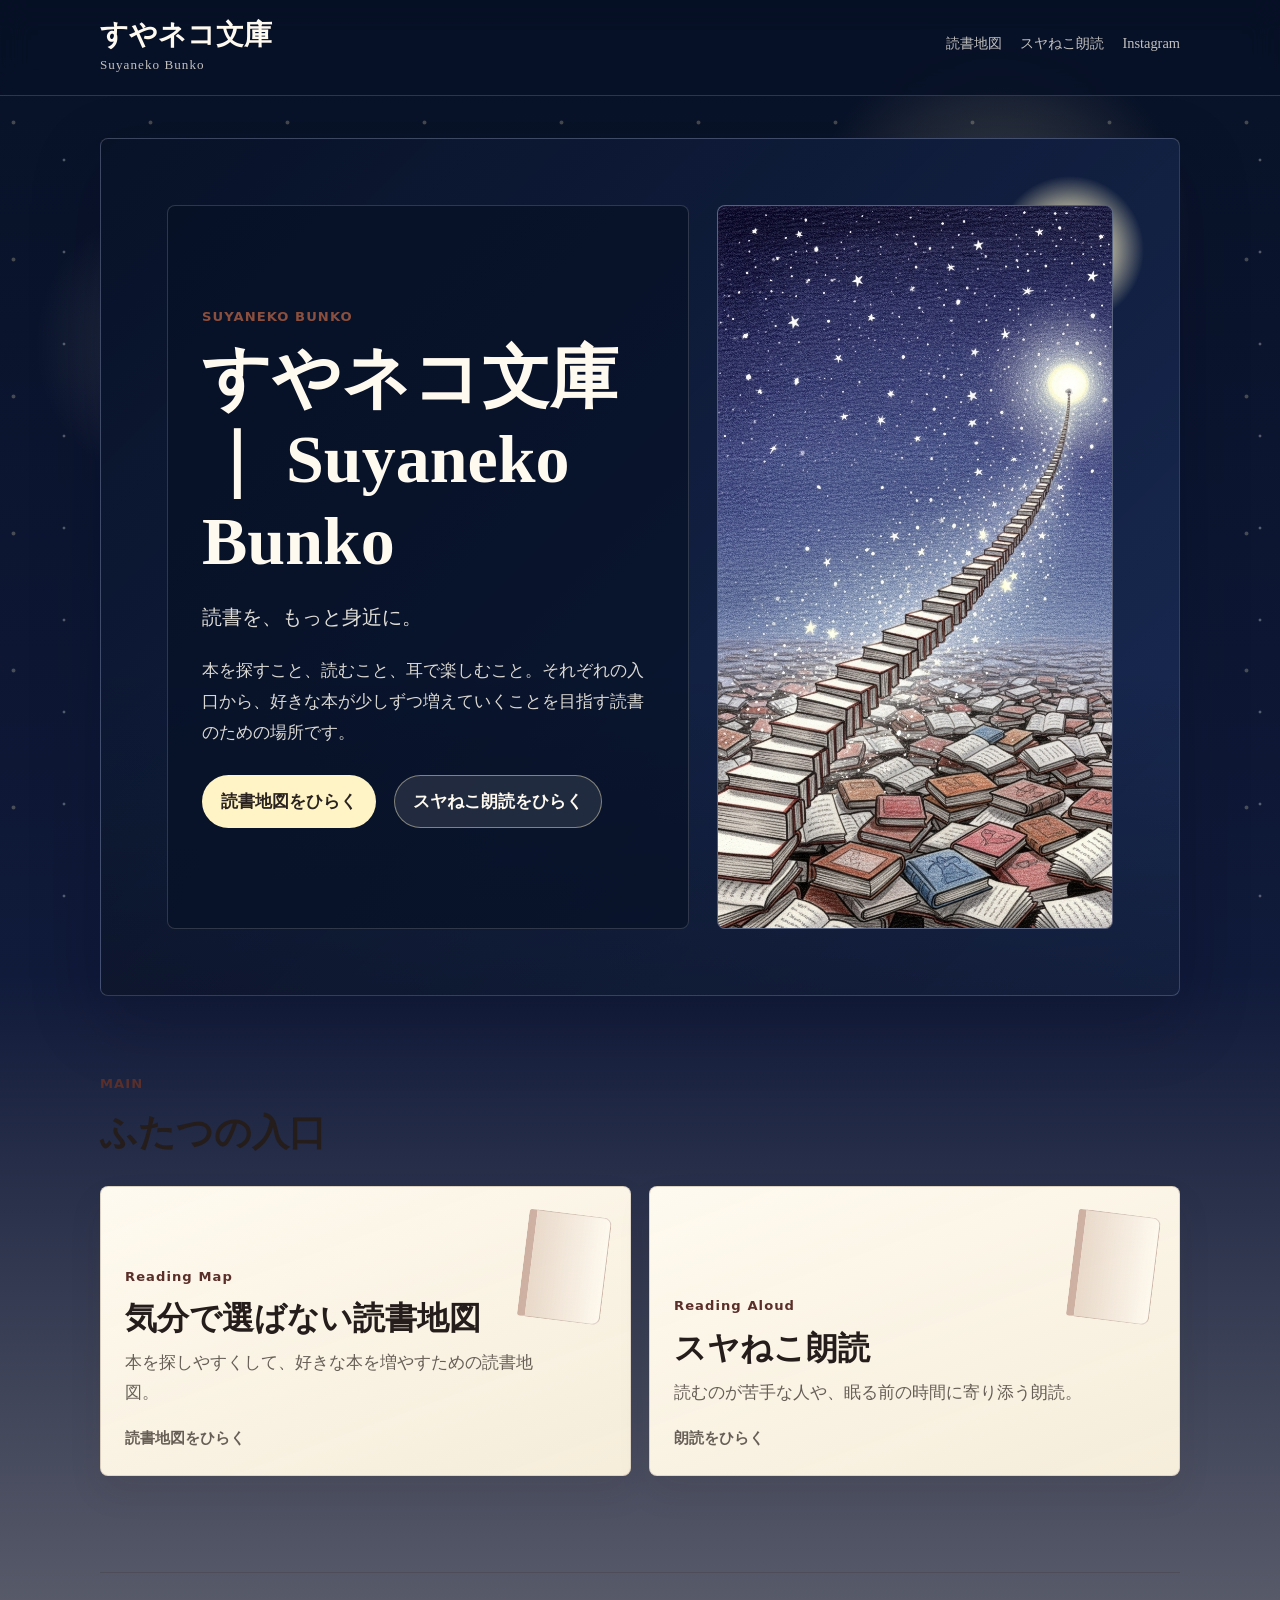
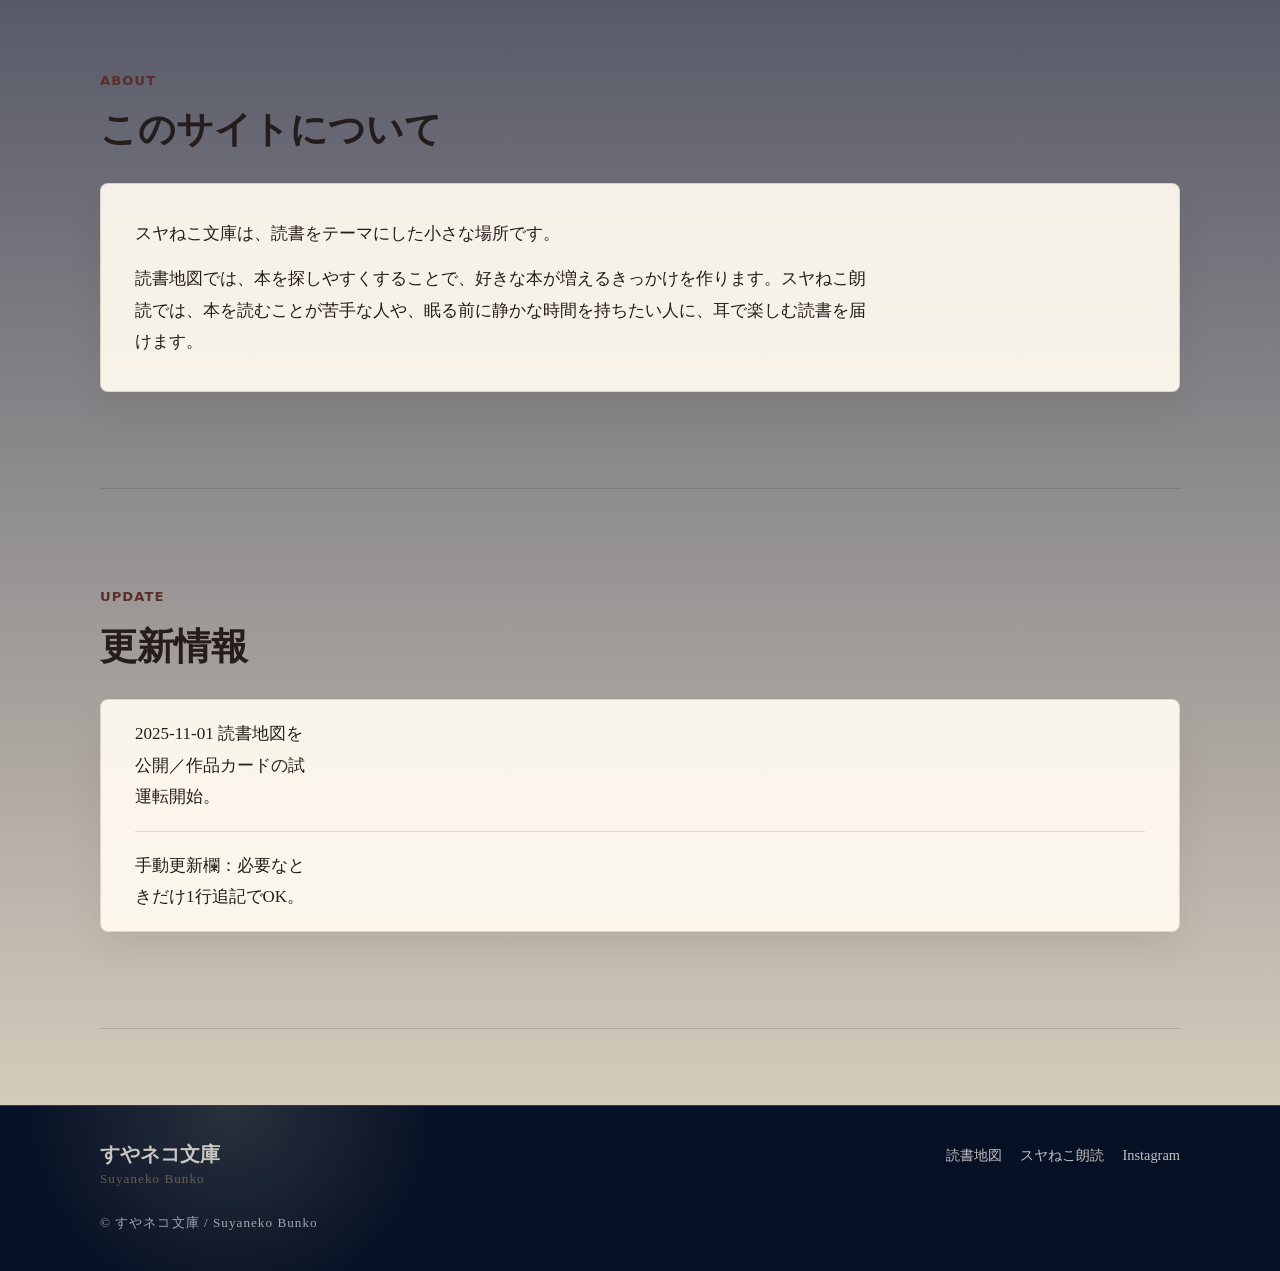
<file: index.html>
<!doctype html>
<html lang="ja">
<head>
  <meta charset="utf-8">
  <meta name="viewport" content="width=device-width, initial-scale=1">
  <title>すやネコ文庫 ｜ Suyaneko Bunko</title>
  <meta name="description" content="本を探すこと、読むこと、耳で楽しむこと。それぞれの入口から好きな本が少しずつ増えていくことを目指す読書のための場所です。">
  <meta property="og:title" content="すやネコ文庫 ｜ Suyaneko Bunko">
  <meta property="og:description" content="読書地図とスヤねこ朗読を通じて、読書をもっと身近にするための場所です。">
  <meta property="og:type" content="website">
  <meta property="og:image" content="assets/suyaneko-main.jpg">
  <meta name="theme-color" content="#101a3a">
  <link rel="stylesheet" href="style.css">
  <link rel="stylesheet" href="top-layout.css?v=20260622-01">
</head>
<body>
  <header class="site-header">
    <div class="header-inner">
      <a class="brand" href="#top" aria-label="すやネコ文庫の先頭へ">
        <span class="brand-name">すやネコ文庫</span>
        <span class="brand-note">Suyaneko Bunko</span>
      </a>

      <nav class="site-nav" aria-label="主要ナビゲーション">
        <a href="#reading-map">読書地図</a>
        <a href="#reading-aloud">スヤねこ朗読</a>
        <a href="https://www.instagram.com/YOUR_INSTAGRAM" target="_blank" rel="noopener">Instagram</a>
      </nav>
    </div>
  </header>

  <main id="top">
    <section class="hero" aria-labelledby="hero-title">
      <div class="hero-copy">
        <p class="section-kicker">Suyaneko Bunko</p>
        <h1 id="hero-title">すやネコ文庫 ｜ Suyaneko Bunko</h1>
        <p class="hero-lead">読書を、もっと身近に。</p>
        <p class="concept-text">本を探すこと、読むこと、耳で楽しむこと。それぞれの入口から、好きな本が少しずつ増えていくことを目指す読書のための場所です。</p>
        <div class="hero-actions" aria-label="主要リンク">
          <a class="button button-primary" href="https://esortseld.github.io/readingmap/">読書地図をひらく</a>
          <a class="button" href="./roudoku/index.html">スヤねこ朗読をひらく</a>
        </div>
      </div>

      <figure class="hero-visual">
        <img src="assets/suyaneko-main.jpg" alt="夜空へ伸びる本の階段">
      </figure>
    </section>

    <section class="section-block main-gateway" aria-labelledby="gateway-title">
      <div class="section-heading">
        <p class="section-kicker">Main</p>
        <h2 id="gateway-title">ふたつの入口</h2>
      </div>

      <div class="gateway-grid">
        <a class="feature-card gateway-card book-card" id="reading-map" href="https://esortseld.github.io/readingmap/">
          <span class="card-label">Reading Map</span>
          <strong>気分で選ばない読書地図</strong>
          <span class="gateway-copy">本を探しやすくして、好きな本を増やすための読書地図。</span>
          <span class="gateway-link">読書地図をひらく</span>
        </a>

        <a class="feature-card gateway-card" id="reading-aloud" href="./roudoku/index.html">
          <span class="card-label">Reading Aloud</span>
          <strong>スヤねこ朗読</strong>
          <span class="gateway-copy">読むのが苦手な人や、眠る前の時間に寄り添う朗読。</span>
          <span class="gateway-link">朗読をひらく</span>
        </a>
      </div>
    </section>

    <section class="section-block concept-block" aria-labelledby="concept-title">
      <div class="section-heading">
        <p class="section-kicker">About</p>
        <h2 id="concept-title">このサイトについて</h2>
      </div>
      <div class="section-copy">
        <p>スヤねこ文庫は、読書をテーマにした小さな場所です。</p>
        <p>読書地図では、本を探しやすくすることで、好きな本が増えるきっかけを作ります。スヤねこ朗読では、本を読むことが苦手な人や、眠る前に静かな時間を持ちたい人に、耳で楽しむ読書を届けます。</p>
      </div>
    </section>

    <section class="section-block" id="updates" aria-labelledby="updates-title">
      <div class="section-heading">
        <p class="section-kicker">Update</p>
        <h2 id="updates-title">更新情報</h2>
      </div>
      <div class="news-list">
        <article class="news-item">
          <p>2025-11-01 読書地図を公開／作品カードの試運転開始。</p>
        </article>
        <article class="news-item">
          <p>手動更新欄：必要なときだけ1行追記でOK。</p>
        </article>
      </div>
    </section>
  </main>

  <footer class="site-footer">
    <div class="footer-inner">
      <a class="brand footer-brand" href="#top" aria-label="すやネコ文庫の先頭へ">
        <span class="brand-name">すやネコ文庫</span>
        <span class="brand-note">Suyaneko Bunko</span>
      </a>
      <nav class="footer-nav" aria-label="フッターナビゲーション">
        <a href="#reading-map">読書地図</a>
        <a href="#reading-aloud">スヤねこ朗読</a>
        <a href="https://www.instagram.com/YOUR_INSTAGRAM" target="_blank" rel="noopener">Instagram</a>
      </nav>
      <p class="copyright">© すやネコ文庫 / Suyaneko Bunko</p>
    </div>
  </footer>
</body>
</html>
</file>
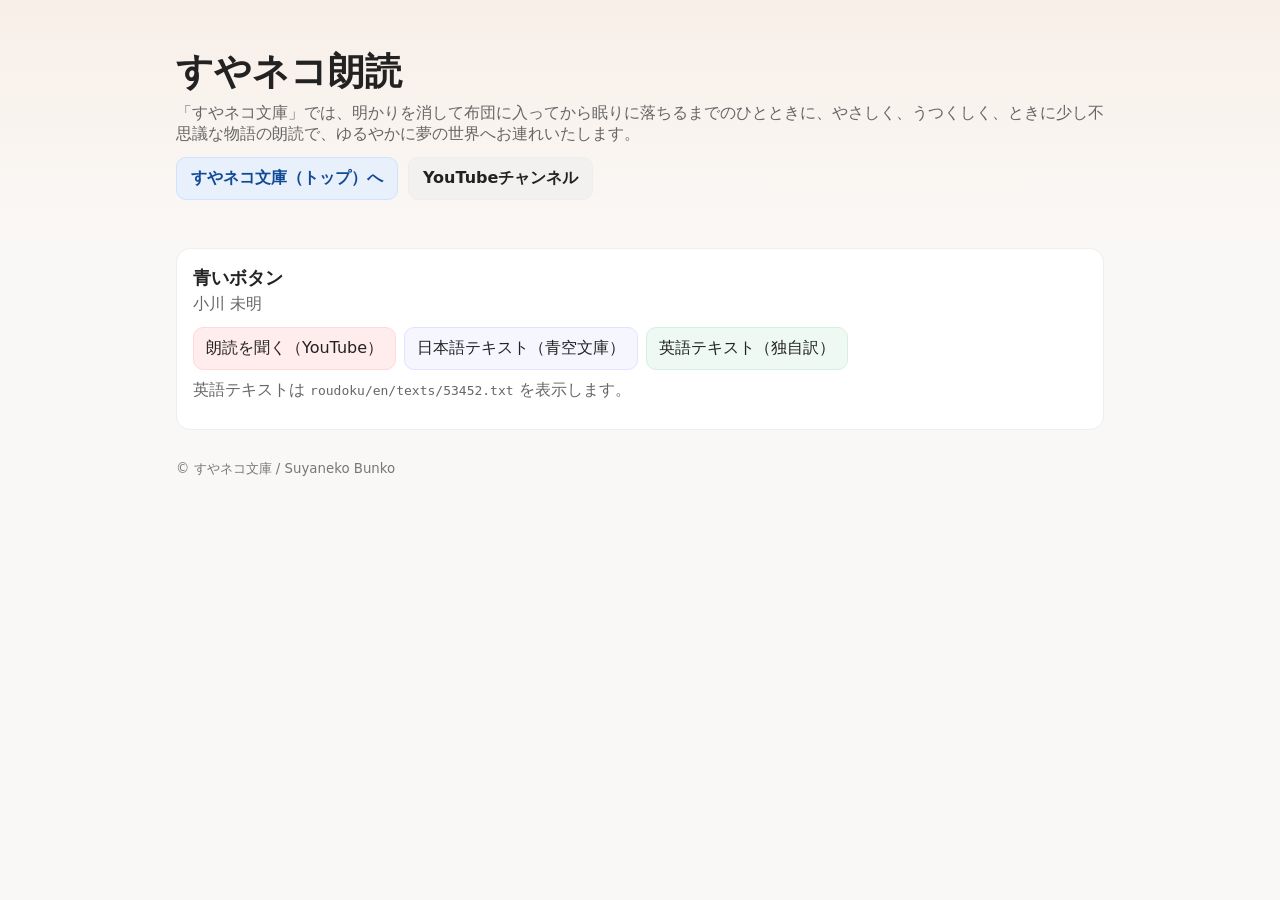
<file: roudoku/index.html>
<!doctype html>
<html lang="ja">
<head>
<meta charset="utf-8">
<meta name="viewport" content="width=device-width,initial-scale=1">
<title>すやネコ朗読 – 作品一覧</title>
<meta name="description" content="すやネコ朗読のハブページ。各作品の朗読（YouTube）、日本語テキスト（青空文庫）、英語版テキスト（独自訳）への導線をまとめています。">
<style>
  :root{
    --bg:#faf8f6; --card:#fff; --ink:#222; --sub:#666; --line:#eee;
    --btn:#f3f1ef; --accent:#134a96;
  }
  *{box-sizing:border-box}
  body{margin:0;font-family:system-ui,-apple-system,Segoe UI,Roboto,"Noto Sans JP",sans-serif;color:var(--ink);background:var(--bg)}
  header{padding:48px 16px;background:linear-gradient(180deg,#f8efe8,transparent)}
  .wrap{max-width:960px;margin:0 auto;padding:0 16px}
  h1{margin:0 0 6px;font-size:clamp(1.6rem,3.6vw,2.3rem)}
  .tag{margin:0 0 12px;color:var(--sub)}
  .nav{display:flex;gap:10px;flex-wrap:wrap;margin-top:10px}
  .nav a{display:inline-block;padding:10px 14px;border:1px solid var(--line);border-radius:10px;background:var(--btn);color:inherit;text-decoration:none;font-weight:600}
  .nav a.primary{background:#e7f0fb;border-color:#cfe2ff;color:var(--accent)}
  main{padding:26px 0}
  .grid{display:grid;grid-template-columns:repeat(auto-fit,minmax(280px,1fr));gap:16px}
  .card{background:var(--card);border:1px solid var(--line);border-radius:14px;padding:16px}
  .title{margin:0 0 4px;font-size:1.15rem;font-weight:700}
  .meta{margin:0 0 12px;color:var(--sub)}
  .actions{display:flex;flex-wrap:wrap;gap:8px}
  .btn{display:inline-block;padding:10px 12px;border:1px solid var(--line);border-radius:10px;text-decoration:none;color:inherit;background:#fafafa}
  .btn.youtube{background:#ffecec;border-color:#ffdada}
  .btn.jp{background:#f6f6ff;border-color:#e2e2ff}
  .btn.en{background:#eef9f3;border-color:#d7efe1}
  footer{padding:28px 16px;color:#777}
  a.inline{color:#345;text-decoration:none;border-bottom:1px solid #ccd}

  @media (prefers-color-scheme: dark){
    :root{--bg:#0f0e0e; --card:#151515; --ink:#eee; --sub:#aaa; --line:#2a2a2a; --btn:#1a1a1a}
    header{background:linear-gradient(180deg,#1a1816,transparent)}
    a.inline{color:#cfe2ff;border-bottom-color:#2a3f66}
  }
</style>
</head>
<body>
<header>
  <div class="wrap">
    <h1>すやネコ朗読</h1>
    <p class="tag">「すやネコ文庫」では、明かりを消して布団に入ってから眠りに落ちるまでのひとときに、やさしく、うつくしく、ときに少し不思議な物語の朗読で、ゆるやかに夢の世界へお連れいたします。  </p>
    <div class="nav">
      <a class="primary" href="../index.html">すやネコ文庫（トップ）へ</a>
      <!-- チャンネル全体の入口（任意） -->
      <a class="navlink" href="https://www.youtube.com/@suyaneko_bunko" target="_blank" rel="noopener">YouTubeチャンネル</a>
    </div>
  </div>
</header>

<main class="wrap">
  <section class="grid">

    <!-- 作品カード：青いボタン -->
    <article class="card">
      <h2 class="title">青いボタン</h2>
      <p class="meta">小川 未明</p>
      <div class="actions">
        <!-- 朗読を聞く（YouTube）: 実際の動画URLが用意できたら差し替えてください -->
        <a class="btn youtube" href="https://youtu.be/t2DbwVfrj2Y?si=OgP4WvX1TDV0ubEj" target="_blank" rel="noopener">朗読を聞く（YouTube）</a>

        <!-- 日本語テキスト（青空文庫） -->
        <a class="btn jp" href="https://www.aozora.gr.jp/cards/001475/files/53452_50576.html" target="_blank" rel="noopener">日本語テキスト（青空文庫）</a>

        <!-- 英語版テキスト（独自訳）：texts/53452.txt をテンプレ経由で表示 -->
        <a class="btn en" href="./en/work-template.html?id=53452">英語テキスト（独自訳）</a>
      </div>
      <p class="meta" style="margin-top:10px">英語テキストは <code>roudoku/en/texts/53452.txt</code> を表示します。</p>
    </article>

  </section>
</main>

<footer>
  <div class="wrap"><small>© すやネコ文庫 / Suyaneko Bunko</small></div>
</footer>
</body>
</html>
</file>
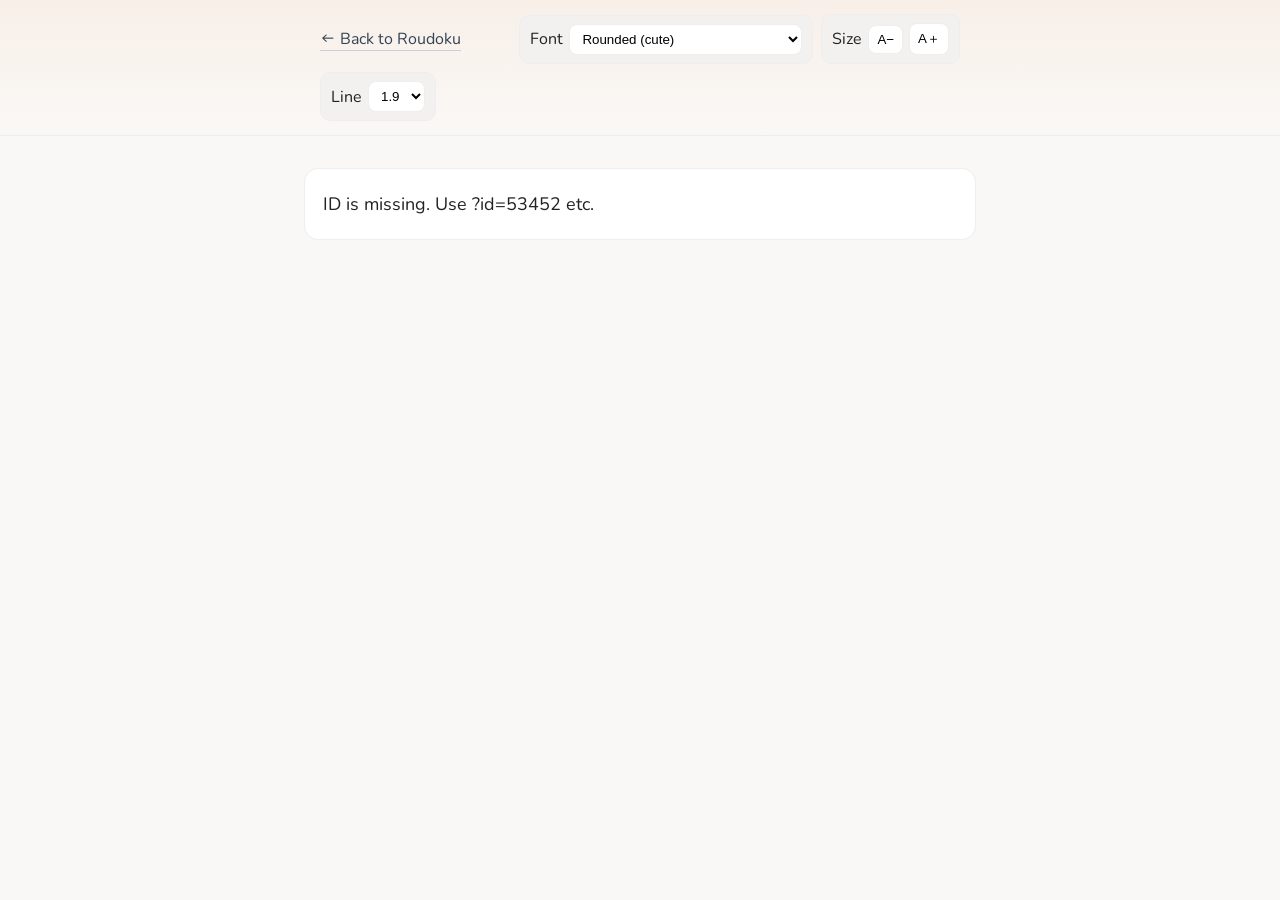
<file: roudoku/en/work-template.html>
<!doctype html>
<html lang="ja">
<head>
<meta charset="utf-8">
<meta name="viewport" content="width=device-width,initial-scale=1">
<title>English Text – Suyaneko Bunko</title>
<meta name="description" content="Suyaneko Bunko: English text reader.">
<!-- 可愛い丸ゴ系：Nunito（英字）＋ M PLUS Rounded 1c（日本語フォールバック） -->
<link href="https://fonts.googleapis.com/css2?family=M+PLUS+Rounded+1c:wght@400;700&family=Nunito:wght@400;700&display=swap" rel="stylesheet">
<!-- 既存のNotoも利用するなら↓を残してOK（不要なら削除可） -->
<link href="https://fonts.googleapis.com/css2?family=Noto+Sans+JP:wght@400;700&family=Noto+Serif+JP:wght@400;700&display=swap" rel="stylesheet">

<style>
  :root{
    /* 初期値：丸めフォントをデフォルトにしています */
    --ff: "Nunito", "M PLUS Rounded 1c", system-ui, -apple-system, Segoe UI, Roboto, "Noto Sans JP", "Hiragino Kaku Gothic ProN", Meiryo, sans-serif;
    --fs: 18px; --lh: 1.9; --maxw: 42rem;
    --ink:#222; --sub:#666; --line:#eee; --bg:#faf8f6; --card:#fff; --btn:#f3f1ef;
  }
  *{box-sizing:border-box}
  body{margin:0;background:var(--bg);color:var(--ink);font-family:var(--ff)}
  header{position:sticky;top:0;z-index:10;background:linear-gradient(180deg,#f8efe8,transparent);border-bottom:1px solid var(--line)}
  .wrap{max-width:var(--maxw);margin:0 auto;padding:14px 16px}
  .bar{display:flex;flex-wrap:wrap;gap:8px;align-items:center}
  .back{margin-right:auto}
  a.link{color:#345;text-decoration:none;border-bottom:1px solid #ccd}
  .pill{display:inline-flex;align-items:center;gap:6px;padding:8px 10px;border:1px solid var(--line);border-radius:10px;background:var(--btn)}
  select, button{border:1px solid var(--line);background:#fff;border-radius:8px;padding:6px 8px}
  button{cursor:pointer}
  main{padding:22px 16px}
  .reader{
    max-width:var(--maxw);
    margin:0 auto;
    background:var(--card);
    border:1px solid var(--line);
    border-radius:14px;
    padding:18px;
    white-space:pre-wrap;
    word-break:break-word;
    font-family:var(--ff);
    font-size:var(--fs);
    line-height:var(--lh);
  }
  .meta{max-width:var(--maxw);margin:0 auto 10px;color:var(--sub)}
  @media (prefers-color-scheme: dark){
    :root{--ink:#eee;--sub:#aaa;--line:#2a2a2a;--bg:#0f0e0e;--card:#151515;--btn:#1a1a1a}
    a.link{color:#cfe2ff;border-bottom-color:#2a3f66}
    select, button{background:#111;color:#eee;border-color:#333}
  }
</style>
</head>
<body>

<header>
  <div class="wrap">
    <div class="bar">
      <a class="link back" href="../index.html">← Back to Roudoku</a>

      <!-- フォント選択 -->
      <label class="pill">
        Font
        <select id="fontSel" title="Font family">
          <option value="rounded" selected>Rounded (cute)</option>
          <option value="sans">Sans (Noto Sans / System)</option>
          <option value="serif">Serif (Noto Serif / Mincho)</option>
          <option value="system">System only</option>
          <option value="yu-mincho">"游明朝 / Yu Mincho"</option>
          <option value="hiragino-mincho">"ヒラギノ明朝 / Hiragino Mincho"</option>
          <option value="meiryo">メイリオ / Meiryo</option>
        </select>
      </label>

      <!-- 文字サイズ -->
      <label class="pill">
        Size
        <button type="button" id="smaller" aria-label="Smaller">A−</button>
        <button type="button" id="larger"  aria-label="Larger">A＋</button>
      </label>

      <!-- 行間 -->
      <label class="pill">
        Line
        <select id="lineSel" title="Line height">
          <option value="1.6">1.6</option>
          <option value="1.8">1.8</option>
          <option value="1.9" selected>1.9</option>
          <option value="2.0">2.0</option>
          <option value="2.2">2.2</option>
        </select>
      </label>
    </div>
  </div>
</header>

<main>
  <p class="meta" id="workMeta"></p>
  <article id="reader" class="reader" aria-live="polite">Loading…</article>
</main>

<script>
  // ---- クエリからID取得（例: ?id=53452） ----
  const params = new URLSearchParams(location.search);
  const id = params.get('id');
  const TEXT_URL = id ? `./texts/${id}.txt` : null;

  // ---- 保存設定 ----
  const rootStyle = document.documentElement.style;
  const PREF_KEY = 'sb_reader_prefs';
  const defaults = { font:'rounded', size:18, line:'1.9' }; // ← デフォルトを rounded

  function loadPrefs(){
    try { return Object.assign({}, defaults, JSON.parse(localStorage.getItem(PREF_KEY)||'{}')); }
    catch(_){ return {...defaults}; }
  }
  function savePrefs(p){ localStorage.setItem(PREF_KEY, JSON.stringify(p)); }

  function applyFont(key){
    const stacks = {
      /* 丸めで可愛い：英字Nunito＋日本語はM PLUS Rounded 1c */
      rounded: '"Nunito","M PLUS Rounded 1c", system-ui, -apple-system, Segoe UI, Roboto, "Noto Sans JP", Meiryo, sans-serif',
      sans: '"Noto Sans JP", system-ui, -apple-system, Segoe UI, Roboto, "Noto Sans JP", "Hiragino Kaku Gothic ProN", Meiryo, sans-serif',
      serif: '"Noto Serif JP", "Yu Mincho", "Hiragino Mincho ProN", "Hiragino Mincho Pro", serif',
      system: 'system-ui, -apple-system, Segoe UI, Roboto, "Noto Sans JP", Meiryo, sans-serif',
      'yu-mincho': '"Yu Mincho", "游明朝", "Hiragino Mincho ProN", serif',
      'hiragino-mincho': '"Hiragino Mincho ProN", "Hiragino Mincho Pro", "Yu Mincho", serif',
      meiryo: 'Meiryo, "Noto Sans JP", system-ui, sans-serif'
    };
    rootStyle.setProperty('--ff', stacks[key] || stacks.rounded);
  }
  function applySize(px){ rootStyle.setProperty('--fs', px + 'px'); }
  function applyLine(h){ rootStyle.setProperty('--lh', h); }

  const prefs = loadPrefs();
  applyFont(prefs.font); applySize(prefs.size); applyLine(prefs.line);

  // UI 初期状態
  fontSel.value = prefs.font;
  lineSel.value = prefs.line;

  // 操作ハンドラ
  fontSel.addEventListener('change', e => { prefs.font = e.target.value; applyFont(prefs.font); savePrefs(prefs); });
  smaller.addEventListener('click', () => { prefs.size = Math.max(12, Math.round((prefs.size - 1) * 10) / 10); applySize(prefs.size); savePrefs(prefs); });
  larger.addEventListener('click', () => { prefs.size = Math.min(36, Math.round((prefs.size + 1) * 10) / 10); applySize(prefs.size); savePrefs(prefs); });
  lineSel.addEventListener('change', e => { prefs.line = e.target.value; applyLine(prefs.line); savePrefs(prefs); });

  // ---- テキスト読込 ----
  const reader = document.getElementById('reader');
  const meta = document.getElementById('workMeta');

  if(!TEXT_URL){
    reader.textContent = 'ID is missing. Use ?id=53452 etc.';
  }else{
    fetch(TEXT_URL, {cache:'no-store'})
      .then(r => r.ok ? r.text() : Promise.reject(r.status))
      .then(txt => {
        txt = txt.replace(/\r\n/g, '\n');
        reader.textContent = txt;
        meta.textContent = `Source: texts/${id}.txt`;
      })
      .catch(err => { reader.textContent = 'Failed to load text: ' + err; });
  }
</script>
</body>
</html>
</file>
<file: style.css>
:root {
  --night: #101a3a;
  --deep-night: #071126;
  --blue: #1d315f;
  --moon: #fff4c6;
  --paper: #fffaf0;
  --paper-soft: #f5ecd9;
  --book: #8d4f3d;
  --book-dark: #5a2f29;
  --ink: #251d1b;
  --muted: #675f56;
  --line: rgba(104, 82, 67, 0.2);
  --shadow: rgba(3, 8, 24, 0.22);
}

* {
  box-sizing: border-box;
}

html {
  scroll-behavior: smooth;
}

body {
  margin: 0;
  color: var(--ink);
  background:
    radial-gradient(circle at 78% 8%, rgba(255, 244, 198, 0.24), transparent 12rem),
    radial-gradient(circle at 14% 12%, rgba(255, 250, 240, 0.14), transparent 9rem),
    linear-gradient(180deg, var(--deep-night) 0%, var(--night) 34%, #e8dcc8 100%);
  font-family: "Hiragino Mincho ProN", "Yu Mincho", "YuMincho", "Noto Serif JP", serif;
  font-size: 16px;
  line-height: 1.85;
}

body::before {
  content: "";
  position: fixed;
  inset: 0;
  z-index: -1;
  pointer-events: none;
  background-image:
    radial-gradient(circle, rgba(255, 255, 255, 0.88) 0 1px, transparent 1.8px),
    radial-gradient(circle, rgba(255, 244, 198, 0.72) 0 1.4px, transparent 2.4px);
  background-position: 18px 22px, 82px 54px;
  background-size: 92px 92px, 137px 137px;
  opacity: 0.34;
}

a {
  color: inherit;
}

a:focus-visible {
  outline: 2px solid var(--moon);
  outline-offset: 4px;
}

.site-header {
  position: sticky;
  top: 0;
  z-index: 10;
  border-bottom: 1px solid rgba(255, 250, 240, 0.16);
  background: rgba(7, 17, 38, 0.82);
  backdrop-filter: blur(14px);
}

.header-inner,
main,
.footer-inner {
  width: min(1080px, calc(100% - 36px));
  margin: 0 auto;
}

.header-inner {
  display: grid;
  gap: 18px;
  padding: 18px 0;
}

.brand {
  display: inline-grid;
  gap: 1px;
  width: fit-content;
  color: var(--paper);
  text-decoration: none;
}

.brand-name {
  font-size: clamp(1.25rem, 5vw, 1.75rem);
  font-weight: 700;
  letter-spacing: 0;
  line-height: 1.2;
}

.brand-note,
.section-kicker,
.card-label,
.note,
.copyright,
.news-item time,
.news-item span {
  color: var(--muted);
  font-size: 0.82rem;
  letter-spacing: 0.08em;
}

.site-header .brand-note,
.site-header .site-nav,
.footer-inner,
.site-footer a {
  color: rgba(255, 250, 240, 0.76);
}

.site-nav,
.footer-nav,
.hero-actions {
  display: flex;
  flex-wrap: wrap;
  gap: 10px 18px;
  align-items: center;
}

.site-nav a,
.footer-nav a {
  min-height: 34px;
  color: inherit;
  font-size: 0.9rem;
  text-decoration: none;
}

main {
  padding: 42px 0 76px;
}

.hero {
  position: relative;
  display: grid;
  gap: 28px;
  overflow: hidden;
  min-height: 560px;
  padding: clamp(26px, 6vw, 66px);
  border: 1px solid rgba(255, 250, 240, 0.18);
  border-radius: 8px;
  background:
    linear-gradient(135deg, rgba(7, 17, 38, 0.94), rgba(29, 49, 95, 0.72)),
    var(--night);
  box-shadow: 0 24px 70px var(--shadow);
}

.hero::before,
.hero::after {
  content: "";
  position: absolute;
  pointer-events: none;
}

.hero::before {
  top: 36px;
  right: 34px;
  width: clamp(76px, 18vw, 150px);
  aspect-ratio: 1;
  border-radius: 50%;
  background: radial-gradient(circle, #fffbd7 0 28%, rgba(255, 244, 198, 0.64) 38%, transparent 70%);
  filter: blur(0.2px);
}

.hero::after {
  inset: auto 0 0;
  height: 38%;
  background: linear-gradient(180deg, transparent, rgba(9, 12, 22, 0.38));
}

.hero-copy {
  position: relative;
  z-index: 2;
  display: grid;
  align-content: center;
  max-width: 620px;
  padding: clamp(22px, 4vw, 34px);
  border: 1px solid rgba(255, 250, 240, 0.16);
  border-radius: 8px;
  background: rgba(7, 17, 38, 0.68);
  color: var(--paper);
}

.section-kicker {
  margin: 0 0 8px;
  color: var(--book);
  font-family: system-ui, -apple-system, BlinkMacSystemFont, "Hiragino Sans", "Yu Gothic", Meiryo, sans-serif;
  font-weight: 700;
  text-transform: uppercase;
}

h1,
h2,
h3,
p {
  overflow-wrap: anywhere;
}

h1 {
  margin: 0;
  color: var(--paper);
  font-size: clamp(2rem, 8vw, 4.25rem);
  font-weight: 700;
  line-height: 1.2;
  letter-spacing: 0;
}

.hero-lead {
  max-width: 34em;
  margin: 18px 0 0;
  color: rgba(255, 250, 240, 0.88);
  font-size: clamp(1rem, 3vw, 1.18rem);
}

.hero-actions {
  margin-top: 26px;
}

.button {
  display: inline-flex;
  align-items: center;
  justify-content: center;
  min-height: 46px;
  padding: 10px 18px;
  border: 1px solid rgba(255, 244, 198, 0.44);
  border-radius: 999px;
  background: rgba(255, 250, 240, 0.1);
  color: var(--paper);
  font-family: system-ui, -apple-system, BlinkMacSystemFont, "Hiragino Sans", "Yu Gothic", Meiryo, sans-serif;
  font-weight: 700;
  text-decoration: none;
}

.button-primary {
  background: var(--moon);
  color: #2b231f;
}

.hero-visual {
  position: relative;
  z-index: 1;
  min-height: 320px;
  margin: 0;
  overflow: hidden;
  border: 1px solid rgba(255, 250, 240, 0.18);
  border-radius: 8px;
  background:
    linear-gradient(145deg, rgba(255, 244, 198, 0.12), rgba(141, 79, 61, 0.24)),
    var(--blue);
}

.hero-visual img {
  display: block;
  width: 100%;
  max-width: 100%;
  height: 100%;
  min-height: 320px;
  object-fit: cover;
  object-position: center;
}

.section-block {
  position: relative;
  padding: clamp(56px, 9vw, 96px) 0;
  border-bottom: 1px solid rgba(37, 29, 27, 0.16);
}

.section-heading {
  display: grid;
  gap: 4px;
  margin-bottom: 28px;
}

.section-block .section-kicker {
  color: var(--book-dark);
}

h2 {
  margin: 0;
  color: var(--paper);
  font-size: clamp(1.55rem, 4vw, 2.3rem);
  font-weight: 700;
  line-height: 1.35;
  letter-spacing: 0;
}

.section-block:not(.night-block) h2,
.section-block:not(.night-block) .section-copy,
.section-block:not(.night-block) .news-list {
  color: var(--ink);
}

.split-content {
  display: grid;
  gap: 22px;
}

.section-copy,
.news-list {
  padding: clamp(22px, 5vw, 34px);
  border: 1px solid var(--line);
  border-radius: 8px;
  background: rgba(255, 250, 240, 0.94);
  box-shadow: 0 16px 34px rgba(69, 43, 28, 0.08);
}

.section-copy p {
  max-width: 43em;
  margin: 0;
}

.note {
  margin-top: 16px;
  color: var(--muted);
  line-height: 1.7;
}

.feature-card {
  position: relative;
  display: grid;
  align-content: end;
  gap: 8px;
  min-height: 210px;
  padding: 24px;
  overflow: hidden;
  border: 1px solid var(--line);
  border-radius: 8px;
  background:
    linear-gradient(160deg, rgba(255, 250, 240, 0.96), rgba(245, 236, 217, 0.94)),
    var(--paper);
  color: var(--ink);
  text-decoration: none;
  box-shadow: 0 16px 34px rgba(69, 43, 28, 0.08);
}

.feature-card::before {
  content: "";
  position: absolute;
  top: 26px;
  right: 24px;
  width: 74px;
  height: 106px;
  border: 1px solid rgba(90, 47, 41, 0.2);
  border-left: 8px solid rgba(141, 79, 61, 0.42);
  border-radius: 4px 8px 8px 4px;
  background: linear-gradient(90deg, rgba(141, 79, 61, 0.16), rgba(255, 250, 240, 0.82));
  transform: rotate(7deg);
}

.feature-card strong {
  position: relative;
  font-size: clamp(1.15rem, 3vw, 1.35rem);
  line-height: 1.35;
}

.feature-card span {
  position: relative;
}

.feature-card span:last-child {
  color: var(--muted);
  font-family: system-ui, -apple-system, BlinkMacSystemFont, "Hiragino Sans", "Yu Gothic", Meiryo, sans-serif;
  font-size: 0.92rem;
}

.card-label {
  color: var(--book-dark);
  font-family: system-ui, -apple-system, BlinkMacSystemFont, "Hiragino Sans", "Yu Gothic", Meiryo, sans-serif;
  font-weight: 700;
}

.night-block {
  width: 100vw;
  margin-right: calc(50% - 50vw);
  margin-left: calc(50% - 50vw);
  padding-right: max(18px, calc((100vw - 1080px) / 2));
  padding-left: max(18px, calc((100vw - 1080px) / 2));
  background:
    radial-gradient(circle at 88% 22%, rgba(255, 244, 198, 0.18), transparent 14rem),
    linear-gradient(180deg, rgba(7, 17, 38, 0.92), rgba(16, 26, 58, 0.96));
}

.night-block .section-copy,
.night-block .feature-card {
  border-color: rgba(255, 250, 240, 0.18);
}

.link-stack {
  display: grid;
  gap: 14px;
}

.link-stack .feature-card {
  min-height: 150px;
}

.quiet-card {
  background:
    linear-gradient(160deg, rgba(255, 250, 240, 0.9), rgba(232, 220, 200, 0.92)),
    var(--paper-soft);
}

.news-list {
  display: grid;
  padding-top: 0;
  padding-bottom: 0;
}

.news-item {
  display: grid;
  gap: 4px 18px;
  padding: 18px 0;
  border-bottom: 1px solid var(--line);
}

.news-item:last-child {
  border-bottom: 0;
}

.news-item p {
  margin: 0;
}

.site-footer {
  border-top: 1px solid rgba(255, 250, 240, 0.16);
  background:
    radial-gradient(circle at 18% 0%, rgba(255, 244, 198, 0.14), transparent 13rem),
    var(--deep-night);
}

.footer-inner {
  display: grid;
  gap: 20px;
  padding: 36px 0;
}

.footer-brand .brand-name {
  font-size: 1.25rem;
}

.copyright {
  margin: 0;
  color: rgba(255, 250, 240, 0.62);
}

@media (min-width: 760px) {
  body {
    font-size: 17px;
  }

  .header-inner {
    grid-template-columns: 1fr auto;
    align-items: center;
  }

  .hero {
    grid-template-columns: minmax(0, 1fr) minmax(320px, 0.72fr);
  }

  .split-content {
    grid-template-columns: minmax(0, 1fr) minmax(280px, 0.62fr);
    align-items: stretch;
  }

  .news-item {
    grid-template-columns: minmax(130px, 170px) 1fr;
    align-items: baseline;
  }

  .footer-inner {
    grid-template-columns: 1fr auto;
    align-items: start;
  }

  .copyright {
    grid-column: 1 / -1;
  }
}

@media (max-width: 640px) {
  .header-inner,
  main,
  .footer-inner {
    width: min(100% - 28px, 1080px);
  }

  .site-header {
    position: static;
  }

  main {
    padding-top: 24px;
  }

  .hero {
    min-height: auto;
  }

  .hero-copy {
    padding: 22px 18px;
  }

  .hero-visual,
  .hero-visual img {
    min-height: 260px;
  }

  .button {
    width: 100%;
  }

  .feature-card {
    min-height: 170px;
  }
}

@media (max-width: 360px) {
  body {
    font-size: 15px;
  }

  .header-inner,
  main,
  .footer-inner {
    width: min(100% - 22px, 1080px);
  }
}
</file>
<file: top-layout.css>
/* Top page layout refinement: keep existing color palette, clarify two main entrances */
.hero {
  min-height: auto;
}

.hero-copy {
  align-content: center;
}

.hero-lead {
  font-size: clamp(1.02rem, 3vw, 1.22rem);
}

.concept-text {
  max-width: 35em;
  margin: 18px 0 0;
  color: rgba(255, 250, 240, 0.86);
}

.main-gateway {
  padding-top: clamp(44px, 8vw, 76px);
}

.gateway-grid {
  display: grid;
  gap: 18px;
}

.gateway-card {
  min-height: 250px;
}

.gateway-card strong {
  max-width: 15em;
  font-size: clamp(1.42rem, 5vw, 2rem);
}

.gateway-card .gateway-copy {
  max-width: 25em;
  color: var(--muted);
  line-height: 1.75;
}

.gateway-card .gateway-link {
  margin-top: 8px;
  color: var(--book-dark);
  font-family: system-ui, -apple-system, BlinkMacSystemFont, "Hiragino Sans", "Yu Gothic", Meiryo, sans-serif;
  font-size: 0.94rem;
  font-weight: 700;
}

.concept-block .section-copy p + p {
  margin-top: 14px;
}

@media (min-width: 760px) {
  .hero {
    grid-template-columns: minmax(0, 0.95fr) minmax(300px, 0.72fr);
    align-items: stretch;
  }

  .gateway-grid {
    grid-template-columns: repeat(2, minmax(0, 1fr));
  }

  .gateway-card {
    min-height: 290px;
  }
}

@media (max-width: 640px) {
  .site-nav {
    gap: 8px 14px;
  }

  .hero-actions {
    gap: 10px;
  }

  .concept-text {
    margin-top: 14px;
  }

  .main-gateway {
    padding-top: 38px;
  }

  .gateway-card {
    min-height: 220px;
  }

  .gateway-card::before {
    width: 58px;
    height: 86px;
    opacity: 0.72;
  }
}
</file>
